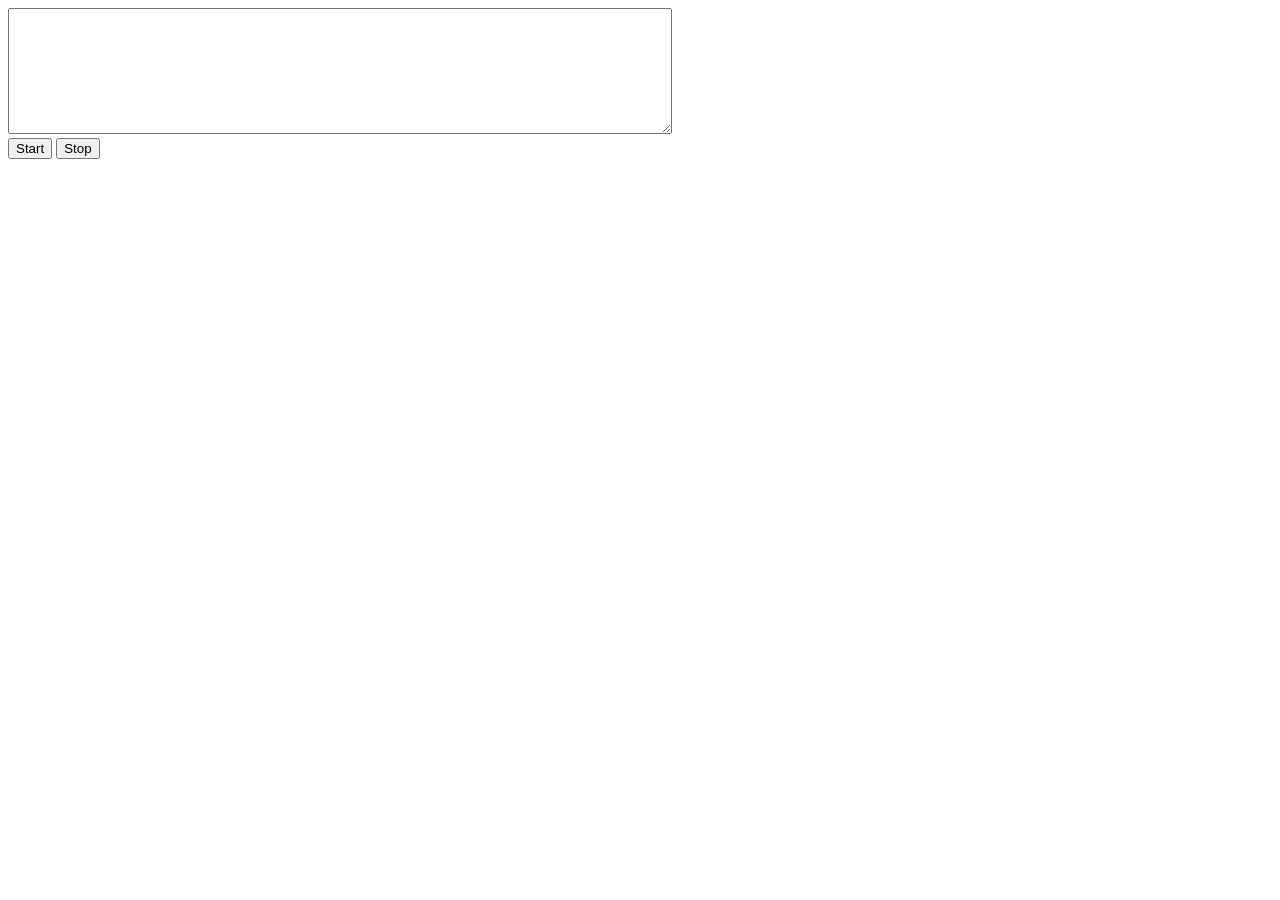
<file: index.html>
<!DOCTYPE html>
<html>
  <head>
    <meta charset="utf-8">
    <title>Voice to Text Converter</title>
  </head>
  <body>
		<textarea id = "result" rows="8" cols="80"></textarea> <br>
    <button id = "start">Start</button>
		<button id = "stop">Stop</button>

		<script type="text/javascript">
			var startButton = document.getElementById('start');
			var stopButton = document.getElementById('stop');
			var resultElement = document.getElementById('result');

			var recognition = new webkitSpeechRecognition();

			recognition.lang = window.navigator.language;
			recognition.interimResults = true;

			startButton.addEventListener('click', () => { recognition.start(); });
			stopButton.addEventListener('click', () => { recognition.stop(); });

			recognition.addEventListener('result', (event) => {
				const result = event.results[event.results.length - 1][0].transcript;
				resultElement.textContent = result;
			});
		</script>
  </body>
</html>
</file>
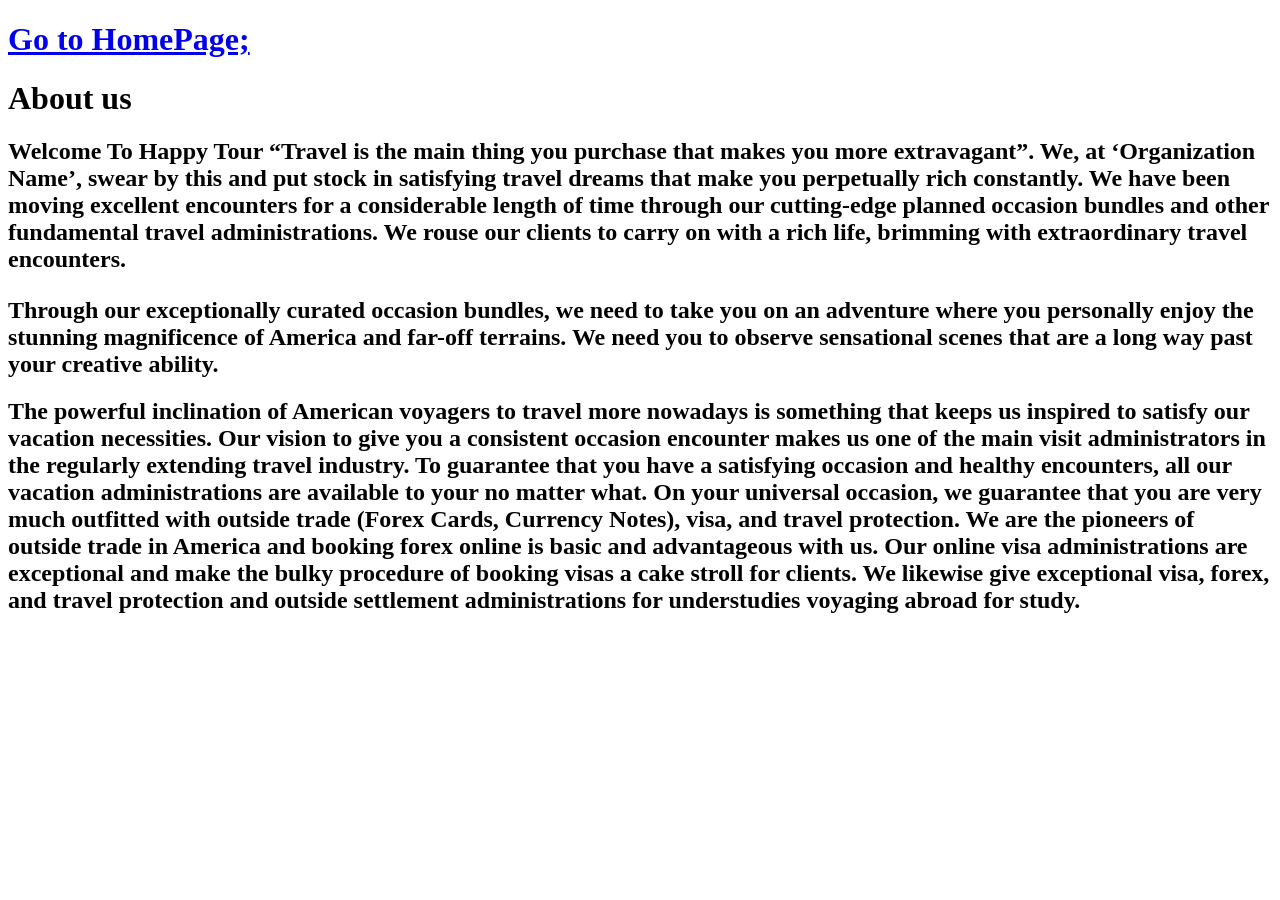
<file: Aboutus.html>
<!DOCTYPE html>
<html lang="en">
<head>

    <title>About us</title>
    <style>
       
        .divmenu
   {
       height:80px;
       
   }   
       </style>
</head>
<body background="https://dm0qx8t0i9gc9.cloudfront.net/thumbnails/video/itCjTBE/blue-smooth-flowing-waves-on-light-background-video-animation-hd-1920x1080_v1gtgzrrzg_thumbnail-1080_08.png">
    <div class="divmenu">
        <h1>  <a href="https://atphotal.github.io/homepage.html" class="menubar">Go to HomePage;</a>
    <h1>About us </h1>
    <p>
        <h2>
        Welcome To Happy Tour “Travel is the main thing you purchase that makes you more extravagant”. We, at ‘Organization Name’, swear by this and put stock in satisfying travel dreams that make you perpetually rich constantly.

        We have been moving excellent encounters for a considerable length of time through our cutting-edge planned occasion bundles and other fundamental travel administrations. We rouse our clients to carry on with a rich life, brimming with extraordinary travel encounters.
  </h></p>
  <p>
      <h2>
        Through our exceptionally curated occasion bundles, we need to take you on an adventure where you personally enjoy the stunning magnificence of America and far-off terrains. We need you to observe sensational scenes that are a long way past your creative ability.
      </h2>
  </p>
  <p>
      <h2>
        The powerful inclination of American voyagers to travel more nowadays is something that keeps us inspired to satisfy our vacation necessities. Our vision to give you a consistent occasion encounter makes us one of the main visit administrators in the regularly extending travel industry.

        To guarantee that you have a satisfying occasion and healthy encounters, all our vacation administrations are available to your no matter what. On your universal occasion, we guarantee that you are very much outfitted with outside trade (Forex Cards, Currency Notes), visa, and travel protection.
        
        We are the pioneers of outside trade in America and booking forex online is basic and advantageous with us.
        
        Our online visa administrations are exceptional and make the bulky procedure of booking visas a cake stroll for clients. We likewise give exceptional visa, forex, and travel protection and outside settlement administrations for understudies voyaging abroad for study.
        
        
      </h2>
  </p>
</body>
</html>
</file>
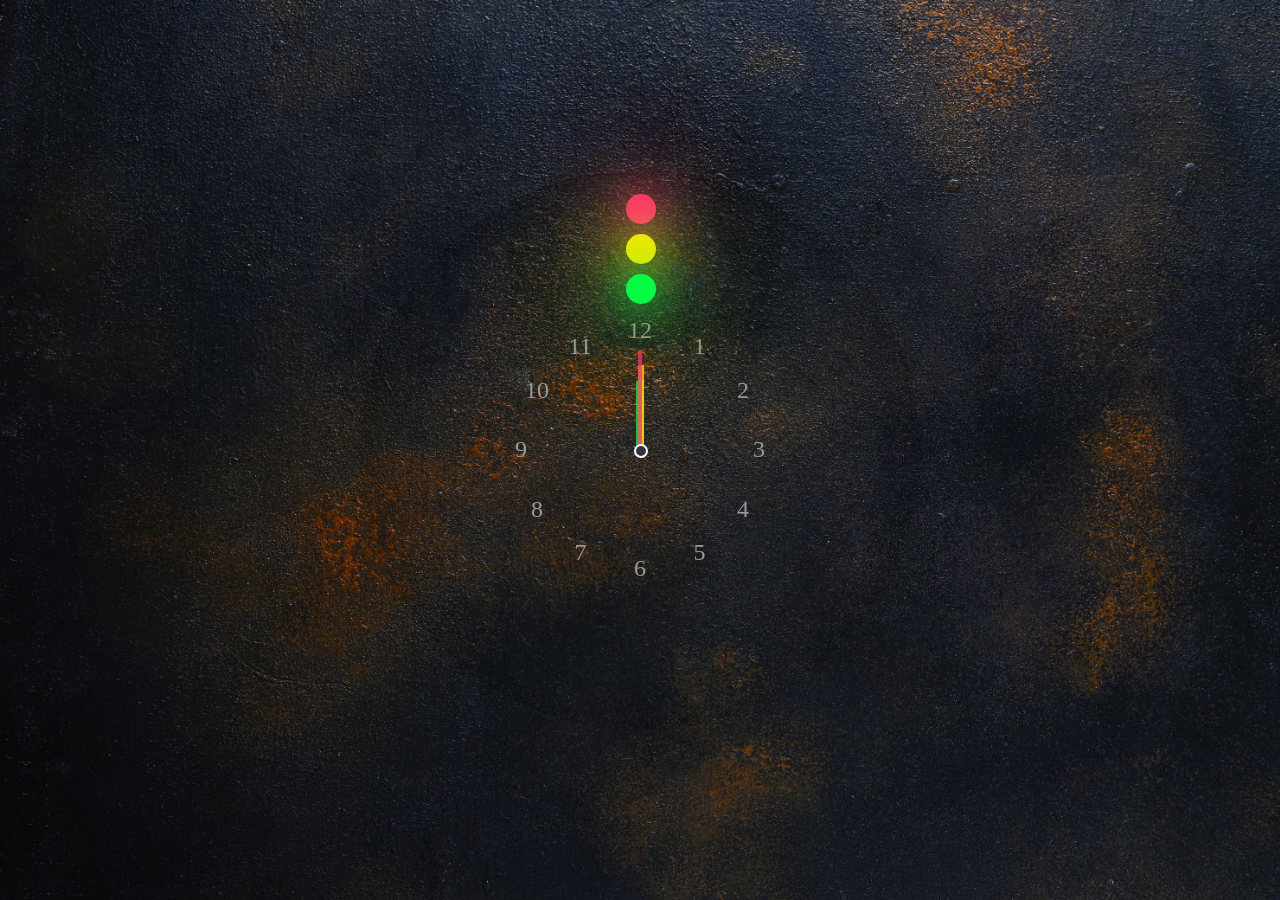
<file: clock.html>
<!DOCTYPE html>
<html lang="en">

<head>
    <meta charset="UTF-8">
    <meta name="viewport" content="width=device-width, initial-scale=1.0">
    <title>Analog Clock</title>
    <link rel="stylesheet" href="style.css">
</head>

<body>
    <div class="clock">
        <div id="time">
            <div class="circle" style="--clr:#ff2972">
                <div class="dots sec_dot"></div>
                <svg>
                    <circle cx="120" cy="120" r="120" id="ss"></circle>
                </svg>
            </div>
            <div class="circle" style="--clr:#fee800">
                <div class="dots min_dot"></div>
                <svg>
                    <circle cx="100" cy="100" r="100" id="mm"></circle>
                </svg>
            </div>
            <div class="circle" style="--clr:#04fc43">
                <div class="dots hr_dot"></div>
                <svg>
                    <circle cx="80" cy="80" r="80" id="hh"></circle>
                </svg>
            </div>

            <div class="niddles" style="--clr2:#ff2972;" id="sc"><i></i></div>
            <div class="niddles niddle2" style="--clr2:#fee800;" id="mn"><i></i></div>
            <div class="niddles niddle3" style="--clr2:#04fc43;" id="hr"><i></i></div>

            <span style="--i:1;"><b>1</b></span>
            <span style="--i:2;"><b>2</b></span>
            <span style="--i:3;"><b>3</b></span>
            <span style="--i:4;"><b>4</b></span>
            <span style="--i:5;"><b>5</b></span>
            <span style="--i:6;"><b>6</b></span>
            <span style="--i:7;"><b>7</b></span>
            <span style="--i:8;"><b>8</b></span>
            <span style="--i:9;"><b>9</b></span>
            <span style="--i:10;"><b>10</b></span>
            <span style="--i:11;"><b>11</b></span>
            <span style="--i:12;" id="timeLabel"><b>12</b></span>

        </div>
    </div>
    <script src="https://moment.github.io/luxon/global/luxon.min.js"></script>
    <script>
        var global = 0;
        var globalNew = 0;
        setInterval(() => {
            let hh = document.getElementById('hh');
            let mm = document.getElementById('mm');
            let ss = document.getElementById('ss');

            let sec_dot = document.querySelector('.sec_dot');
            let min_dot = document.querySelector('.min_dot');
            let hr_dot = document.querySelector('.hr_dot');

            let hr = document.getElementById('hr');
            let mn = document.getElementById('mn');
            let sc = document.getElementById('sc');

            // Get the selected option from the URL query string
            const urlParams = new URLSearchParams(window.location.search);
            const selectedOption = urlParams.get('timezone');

            const currentTime = luxon.DateTime.now().setZone(selectedOption);

            // console.log(currentTime.hour);
            var timeL = "";
            var timeLabel = document.getElementById('timeLabel');
            if (currentTime.hour >= 12) {
                timeL = "PM";
            } else {
                timeL = "AM";
            }
            timeLabel.innerHTML = timeL;
            h = currentTime.hour % 12;
            m = currentTime.minute;
            s = currentTime.second;

            // console.log(htime);
            // console.log(mtime);
            // console.log(stime);

            // let h = new Date().getHours();
            // let m = new Date().getMinutes();
            // let s = new Date().getSeconds();
            var a = 0;
            var b = 0;
            // if (m % 5 == 0) {
            var t = m / 5;
            a = t * 2.5;
            b = t * 17;
            global = (h * 30) + a;
            globalNew = (512 - (510 * h) / 12) - (2.5 * t);
            // }

            hh.style.strokeDashoffset = globalNew;
            // 12 hrs clock
            mm.style.strokeDashoffset = 630 - (630 * m) / 60;
            // 60 minutes
            ss.style.strokeDashoffset = 760 - (760 * s) / 60;
            // 60 seconds

            // else {
            //     a = 0;
            //     global = (h * 30) + a;
            // }

            sec_dot.style.transform = `rotateZ(${s * 6}deg)`;
            // 360 / 60seconds = 6
            min_dot.style.transform = `rotateZ(${m * 6}deg)`;
            // 360 / 60minutes = 6
            hr_dot.style.transform = `rotateZ(${global}deg)`;
            // 360 / 12hrs = 30

            hr.style.transform = `rotateZ(${global}deg)`;
            mn.style.transform = `rotateZ(${m * 6}deg)`;
            sc.style.transform = `rotateZ(${s * 6}deg)`;

        })
    </script>
</body>

</html>
</file>
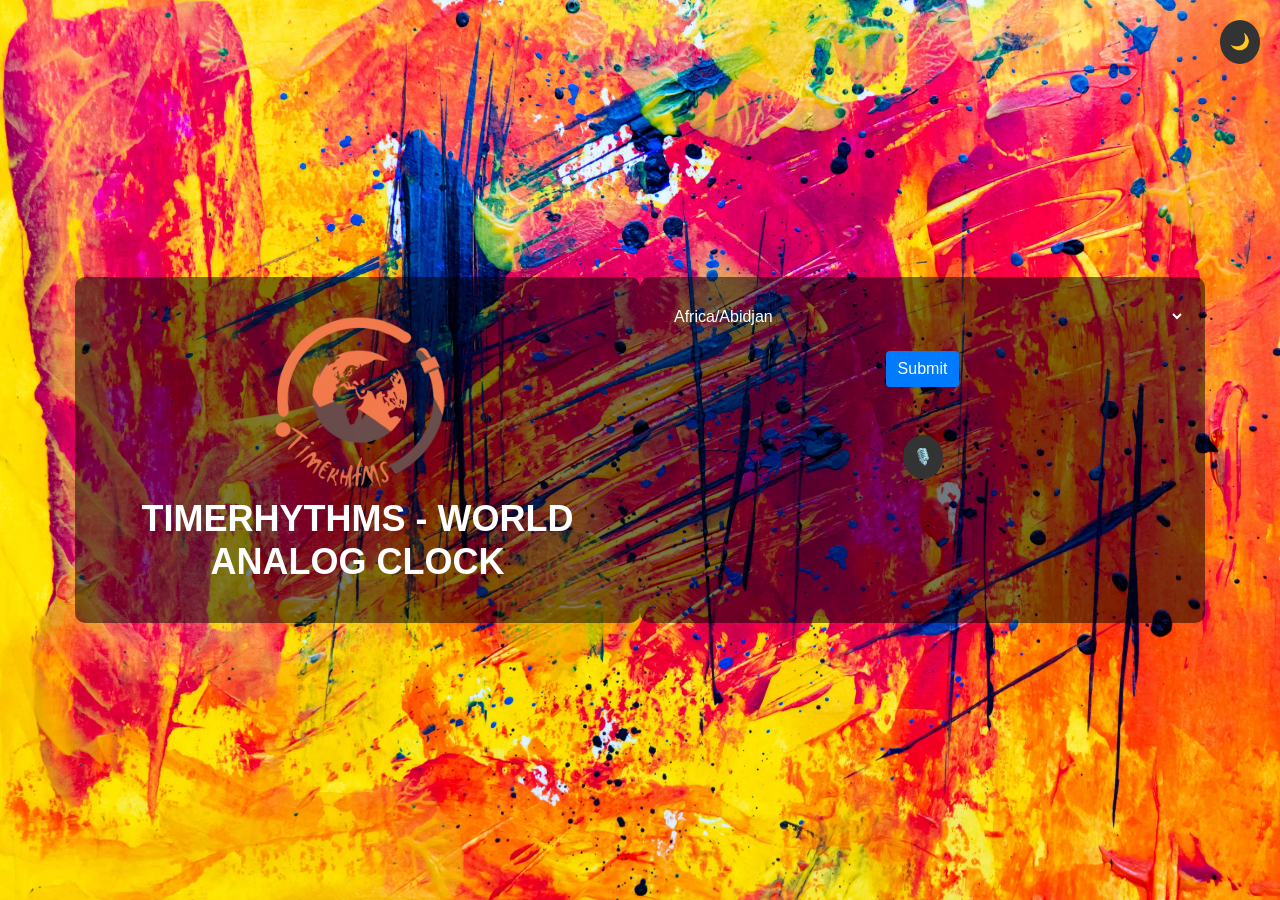
<file: clockIndex.html>
<!DOCTYPE html>
<html>

<head>
    <link
        href="https://fonts.googleapis.com/icon?family=Material+Icons|Material+Icons+Outlined|Material+Icons+Round|Material+Icons+Sharp|Material+Icons+Two+Tone"
        rel="stylesheet" />
    <link rel="preconnect" href="https://fonts.googleapis.com" />
    <link rel="preconnect" href="https://fonts.gstatic.com" crossorigin />
    <link
        href="https://fonts.googleapis.com/css2?family=Plus+Jakarta+Sans:wght@200;300;400;500;600;700;800&family=Poppins:wght@100;200;300;400;500;600;700;800;900&display=swap"
        rel="stylesheet" />
    
    <link rel="shortcut icon" href="logo.png" type="image/x.icon">
    <title>TimeRhythms - World Analog Clock</title>
    <!-- Include Bootstrap CSS -->
    <link href="https://maxcdn.bootstrapcdn.com/bootstrap/4.5.2/css/bootstrap.min.css" rel="stylesheet">

    <style>
        .center {
            width: 100%;
            height: 100%;
            display: flex;
            align-items: center;
            justify-content: center;
            background: rgb(246, 248, 250);
        }

        .notification {
            position: fixed;
            top: 15px;
            left: 50%;
            transform: translate(-50%, -200px);
            background: rgb(0, 0, 0);
            width: fit-content;
            height: 54px;
            box-sizing: border-box;
            padding: 8px;
            border-radius: 15mm;
            display: flex;
            align-items: center;
            justify-content: space-between;
            overflow: hidden;
            box-shadow: rgba(38, 57, 77, 0.7) 0px 20px 30px -10px;
            transition: 0.5s ease-in;
            max-width: 1000px;
        }

        .notification img {
            width: 32px;
            height: 32px;
            border-radius: 50%;
            border: 4px solid rgb(80, 80, 80);
            transition: 0.35s ease-in;
        }

        .details {
            display: flex;
            align-items: flex-start;
            justify-content: center;
            flex-direction: column;
            font-family: poppins;
            margin: 0 15px;
            padding: 1px;
            white-space: nowrap;
        }

        .name {
            font-size: 12px;
            color: rgba(255, 255, 255, 0.6);
        }

        .message {
            font-size: 14px;
            color: white;
        }

        /* .btn {
            width: 35px;
            height: 35px;
            color: white;
            background: rgba(255, 255, 255, 0.2);
            text-align: center;
            line-height: 35px;
            font-size: 22px;
            border-radius: 50%;
            cursor: pointer;
        } */

        .notify {
            background: rgb(226, 230, 233);
            width: 50px;
            height: 50px;
            border-radius: 50%;
            border: none;
            outline: none;
            cursor: pointer;
        }

        .notify span {
            font-size: 30px;
        }

        .notification.hidden {
            animation: closeNote 1s ease-in-out;
            transform: translate(-50%, -200px);
            max-width: 54px;
            padding: 0;
        }

        .notification.hidden img {
            width: 38px;
            height: 38px;
            border: 8px solid rgb(80, 80, 80);
        }

        @keyframes closeNote {
            0% {
                transform: translate(-50%, 0);
                max-width: 1000px;
                padding: 8px;
            }

            65% {
                transform: translate(-50%, 0);
                max-width: 54px;
                padding: 0px;
            }

            100% {
                transform: translate(-50%, -200px);
                max-width: 54px;
                padding: 0;
            }
        }

        .notification.active {
            animation: showNote 1s ease-in-out;
            max-width: 1000px;
            transform: translate(-50%, 0);
            padding: 8px;
        }

        .notification.active img {
            animation: resize 1s ease-in-out;
            width: 32px;
            height: 32px;
            border: 4px solid rgb(80, 80, 80);
        }

        @keyframes showNote {
            0% {
                transform: translate(-50%, -200px);
                max-width: 54px;
                padding: 0;
            }

            35% {
                transform: translate(-50%, 0px);
                max-width: 54px;
                padding: 0;
            }

            100% {
                transform: translate(-50%, 0px);
                max-width: 1000px;
                padding: 8px;
            }
        }

        @keyframes resize {

            0%,
            40% {
                width: 38px;
                height: 38px;
                border: 8px solid rgb(80, 80, 80);
            }

            100% {
                width: 32px;
                height: 32px;
                border: 4px solid rgb(80, 80, 80);
            }
        }
    </style>
    <!-- Custom CSS for Dark Theme and Background Image -->
    <style>
        body {
            background-image: url('colorful-min.jpg');
            background-size: cover;
            background-repeat: no-repeat;
            color: #fff;
            display: flex;
            justify-content: center;
            /* Center horizontally */
            align-items: center;
            /* Center vertically */
            height: 100vh;
            /* Make the body take up the full viewport height */
            transition: background-color 0.3s ease, background-image 0.3s ease;
            /* Smooth transition for dark mode */
        }

        .container {
            background-color: transparent;
            /* Transparent background for the container */
            border-radius: 10px;
            padding: 20px;
            transition: background-color 0.3s ease;
            /* Smooth transition for dark mode */
        }

        .transparent-div {
            background-color: rgba(0, 0, 0, 0.5);
            /* Semi-transparent black background for divs */
            padding: 20px;
            border-radius: 10px;
            color: #fff;
        }

        .website-name {
            font-size: 36px;
            /* Larger font size for the name */
            font-weight: bold;
            /* Make the name bold */
            text-transform: uppercase;
            /* Uppercase the name */
            text-align: center;
            /* Center align the name */
            margin-bottom: 20px;
            /* Add some spacing below the name */
            animation: nameAnimation 2s ease-in-out infinite;
            /* Add animation to the name */
        }

        @keyframes nameAnimation {
            0% {
                transform: scale(1);
            }

            50% {
                transform: scale(1.1);
                /* Name scales up at 50% of the animation */
            }

            100% {
                transform: scale(1);
            }
        }

        h1 {
            color: #fff;
        }

        select.form-control {
            background-color: transparent;
            /* Transparent background for select */
            color: #fff;
            border: none;
            padding: 10px;
            /* Add padding to the select box */
            width: 100%;
            /* Make the select box width 100% */
            transition: background-color 0.3s ease, color 0.3s ease;
            /* Smooth transition for select */
        }

        select.form-control option {
            background-color: rgba(0, 0, 0, 0.5);
            /* Semi-transparent black background for options */
            color: #fff;
        }

        .btn-primary {
            background-color: #007bff;
            border: none;
        }

        .btn-primary:hover {
            background-color: #0056b3;
        }

        /* Dark Mode Toggle Styles */
        .dark-mode-button {
            position: fixed;
            top: 20px;
            right: 20px;
            background-color: #333;
            color: #fff;
            border: none;
            border-radius: 50%;
            padding: 10px;
            cursor: pointer;
            transition: background-color 0.3s ease, color 0.3s ease;
            /* Smooth transition for button */
        }

        .voice-button {
            /* position: fixed;
            top: 20px;
            right: 20px; */
            background-color: #333333;
            color: #fff;
            border: none;
            border-radius: 50%;
            padding: 10px;
            cursor: pointer;
            transition: background-color 0.3s ease, color 0.3s ease;
            /* Smooth transition for button */
        }
        #result {
            display: none;
        }
    </style>
</head>

<body>
    <!-- Dark Mode Toggle Button -->
    <button class="dark-mode-button" onclick="toggleDarkMode()">🌙</button>
    <div class="notification">
        <img src="google-alerts.png" alt="" />
        <div class="details">
            <div class="name">Health</div>
            <div class="message">Please Speak Correct Time Zone...</div>
        </div>
        <span class="material-icons-round btn" onclick="closeNote()">close</span>
    </div>
    <div class="container">
        <div class="row">
            <div class="col-md-6 transparent-div">
                <center>
                    <img src="logo.png" alt="logo" height="200px">
                </center>
                <h1 class="website-name">TimeRhythms - World Analog Clock</h1>
            </div>
            <div class="col-md-6 transparent-div">
                <form action="clock.html" method="get">
                    <div class="form-group">
                        <select class="form-control" name="timezone" id="timezone" required>

                        </select>
                    </div>
                    <center>
                        <button type="submit" class="btn btn-primary">Submit</button>
                    </center><br><br>                    
                    <center>
                        <button type="button" class="voice-button" id="start">🎙️</button>
                    </center>
                    <textarea id="result" rows="1" cols="40"></textarea> <br><br>
                </form>
            </div>
        </div>
    </div>

    <script type="text/javascript">

    </script>

    <script>
        // Function to toggle dark mode
        function toggleDarkMode() {
            const body = document.body;
            const container = document.querySelector('.container');
            const darkModeButton = document.querySelector('.dark-mode-button');

            if (body.classList.contains('dark-mode')) {
                body.classList.remove('dark-mode');
                container.style.backgroundColor = 'transparent';
                darkModeButton.textContent = '🌙';
                body.style.backgroundImage = 'url("colorful-min.jpg")'; // Change to your light background image URL
            } else {
                body.classList.add('dark-mode');
                container.style.backgroundColor = 'transparent';
                darkModeButton.textContent = '☀️';
                body.style.backgroundImage = 'url("galexy-min.png")'; // Change to your dark background image URL
            }
        }
    </script>

    <script>
        // An array of time zones
        const timeZones = [
            "Africa/Abidjan", "Africa/Algiers", "Africa/Bangui", "Africa/Harare", "Africa/Johannesburg",
            "Africa/Libreville", "Africa/Libreville", "Africa/Libreville", "Africa/Libreville", "Africa/Libreville",
            "Africa/Tripoli", "America/Adak", "America/Araguaina", "America/Araguaina", "America/Araguaina",
            "America/Araguaina", "America/Araguaina", "America/Araguaina", "America/Araguaina", "America/Campo_Grande",
            "America/Chicago", "America/Chihuahua", "America/Costa_Rica", "America/Creston", "America/Danmarkshavn",
            "America/Dawson_Creek", "America/Denver", "America/Dominica", "America/Guayaquil", "America/Halifax",
            "America/Indiana/Indianapolis", "America/Indiana/Petersburg", "America/Jamaica", "America/Los_Angeles", "America/Maceio",
            "America/Manaus", "America/Mexico_City", "America/New_York", "America/Panama", "America/Phoenix",
            "America/Port_of_Spain", "America/Santa_Isabel", "America/Santiago", "America/Toronto", "Antarctica/Casey",
            "Antarctica/South_Pole", "Arctic/Longyearbyen", "	Asia/Aden", "Asia/Almaty", "Asia/Atyrau",
            "Asia/Bangkok", "Asia/Barnaul", "Asia/Brunei", "Asia/Calcutta", "Asia/Colombo",
            "Asia/Chongqing", "Asia/Dhaka", "Asia/Dubai", "Asia/Gaza", "Asia/Hong_Kong",
            "Asia/Jakarta", "Asia/Jerusalem", "Asia/Kabul", "Asia/Karachi", "Asia/Kathmandu",
            "Asia/Kolkata", "Asia/Novosibirsk", "Asia/Qatar", "Asia/Shanghai", "Asia/Singapore",
            "Asia/Tehran", "Asia/Tokyo", "Asia/Vladivostok", "Atlantic/Bermuda", "Atlantic/South_Georgia",
            "Australia/Adelaide", "Australia/Brisbane", "Australia/Melbourne", "Australia/Perth", "Australia/Sydney",
            "Europe/Andorra", "Europe/Astrakhan", "Europe/Athens", "Europe/Berlin", "Europe/Budapest",
            "Europe/Gibraltar", "Europe/Helsinki", "Europe/Istanbul", "Europe/Kirov", "Europe/Lisbon",
            "Europe/London", "Europe/Madrid", "Europe/Moscow", "Europe/Paris", "Europe/Riga",
            "Europe/Rome", "Europe/Ulyanovsk", "Europe/Zurich", "Indian/Chagos", "Indian/Maldives",
            "Indian/Mauritius", "Pacific/Apia", "Pacific/Chatham", "Pacific/Easter", "Pacific/Fiji",
            "Pacific/Guam", "Pacific/Pago_Pago", "Pacific/Port_Moresby", "Pacific/Tarawa", "",
            // Add more time zones as needed
        ];

        function populateTimeZones() {
            const select = document.getElementById('timezone');

            timeZones.forEach((zone) => {
                const option = document.createElement('option');
                option.value = zone;
                option.textContent = zone;
                select.appendChild(option);
            });
        }

        function onPageLoad() {
            populateTimeZones();
        }
        window.onload = onPageLoad;

        //voice
        var startButton = document.getElementById('start');
        //var stopButton = document.getElementById('stop');
        var resultElement = document.getElementById('result');

        var recognition = new webkitSpeechRecognition();

        recognition.lang = window.navigator.language;
        recognition.interimResults = true;

        startButton.addEventListener('click', () => { recognition.start(); });
        //stopButton.addEventListener('click', () => { recognition.stop(); });
        ;
        recognition.addEventListener('result', (event) => {
            const result = event.results[event.results.length - 1][0].transcript;
            resultElement.textContent = result;
        });
        // Add an event listener for when recognition is stopped
        recognition.addEventListener('end', () => {

            var stringWithoutSpaces;
            const resultText = resultElement.value; // Get the text from the textarea
            //alert("You said: " + resultText);
            //alert(resultText);
            if (resultText.includes('slash')) {
                var newResultText = resultText.replace(/\s+slash\s+/g, '/').trim();
                stringWithoutSpaces = newResultText.replace(/\s/g, '');
                //alert(newResultText);
            } else {
                stringWithoutSpaces = resultText.replace(/\s/g, '');
                //alert("The string does not contain 'slash'.");
            }
            //alert("Without" + stringWithoutSpaces);
            //stringWithoutSpaces = resultText.replace(/\s/g, '');
            var flag = 0;
            for (let i = 0; i < timeZones.length; i++) {
                if (stringWithoutSpaces.toLowerCase() === timeZones[i].toLowerCase()) {
                    //alert("Matched With index:" + i + " with value:" + timeZones[i]);
                    // Get the select element
                    const select = document.getElementById('timezone');
                    // Set the selected option based on the matched index
                    select.selectedIndex = i;
                    // Get the form element
                    flag = 1;
                    const form = document.querySelector('form');
                    form.submit(); // Submit the form
                    break;
                }
            }
            if (flag == 0) {
                getNotified();
                //alert("Please Speak Loudly and Clearly");
            }
        });

        let notification = document.querySelector(".notification");
        function getNotified() {
            if (notification.classList.contains("hidden")) {
                notification.classList.toggle("hidden");
            }
            notification.classList.toggle("active");
            const timeout = setTimeout(() => {
                if (
                    notification.classList.contains("active") &&
                    !notification.classList.contains("hidden")
                ) {
                    notification.classList.toggle("active");
                    notification.classList.toggle("hidden");
                } else {
                    window.clearTimeout(timeout);
                }
            }, 4000);
        }
        function closeNote() {
            notification.classList.toggle("active");
            notification.classList.toggle("hidden");
        }
    </script>
</body>

</html>
</file>
<file: style.css>
* {
    margin: 0;
    padding: 0;
    box-sizing: border-box;
}

body {
    display: flex;
    justify-content: center;
    align-items: center;
    min-height: 100vh;
    overflow: hidden;
    background: #2f363e;
    background-image: url('oldtext-min.jpg');
    background-size: cover;
    background-repeat: no-repeat;
}

.clock {
    position: relative;
    width: 280px;
    height: 280px;
    display: flex;
    justify-content: center;
    align-items: center;
    scale: 2;
    box-shadow: inset 5px 5px 25px rgba(0, 0, 0, 0.25);
    border-radius: 50%;
}

.clock::before
{
    content: '';
    position: absolute;
    width: 5px;
    height: 5px;
    background: #2f363e;
    z-index: 10000;
    border: 1px solid #fff;
    border-radius: 50%;
}

#time {
    position: relative;
    width: 250px;
    height: 250px;
    display: flex;
    justify-content: center;
    align-items: center;
}

#time .circle {
    position: absolute;
    display: flex;
    justify-content: center;
    align-items: center;
}

#time .circle svg {
    position: relative;
    transform: rotate(270deg);
}

#time .circle:nth-child(1) svg {
    width: 250px;
    height: 250px;
}

#time .circle:nth-child(2) svg {
    width: 210px;
    height: 210px;
}

#time .circle:nth-child(3) svg {
    width: 170px;
    height: 170px;
}

#time .circle svg circle {
    width: 100%;
    height: 100%;
    fill: transparent;
    stroke-width: 5;
    stroke: var(--clr);
    transform: translate(5px, 5px);
    opacity: 0.25;
}

#time .circle:nth-child(1) svg circle {
    stroke-dasharray: 760;
    stroke-dashoffset: 760;
}

#time .circle:nth-child(2) svg circle {
    stroke-dasharray: 630;
    stroke-dashoffset: 630;
}

#time .circle:nth-child(3) svg circle {
    stroke-dasharray: 510;
    stroke-dashoffset: 510;
}

.dots {
    position: absolute;
    width: 100%;
    height: 100%;
    display: flex;
    align-items: flex-start;
    justify-content: center;
    z-index: 10;
}

.dots::before {
    content: '';
    position: absolute;
    top: -3px;
    width: 15px;
    height: 15px;
    background: var(--clr);
    border-radius: 50%;
    box-shadow: 0 0 20px var(--clr),
        0 0 40px var(--clr),
        0 0 60px var(--clr),
        0 0 80px var(--clr);
}

.niddles {
    position: absolute;
    width: 200px;
    height: 200px;
    border-radius: 50%;
    display: flex;
    justify-content: center;
    align-items: flex-start;
    z-index: 10;
}

.niddles i {
    position: absolute;
    width: 2px;
    background: var(--clr2);
    height: 50%;
    opacity: 0.75;
    border-radius: 6px;
    transform-origin: bottom;
    transform: scaleY(0.5);
}

.niddles.niddle2 {
    width: 170px;
    height: 170px;
    z-index: 9;
}

.niddles.niddle2 i {
    width: 3px;
}

.niddles.niddle3 {
    width: 140px;
    height: 140px;
    z-index: 8;
}

.niddles.niddle3 i {
    width: 4px;
}
#time span
{
    position: absolute;
    inset: 55px;
    text-align: center;
    color: #999;
    font-family: consolas;
    transform: rotate(calc(30deg * var(--i)));
}
#time span b
{
    font-size: 0.75em;
    font-weight: 500;
    display: inline-block;
    transform: rotate(calc(-30deg * var(--i)));
}
</file>
